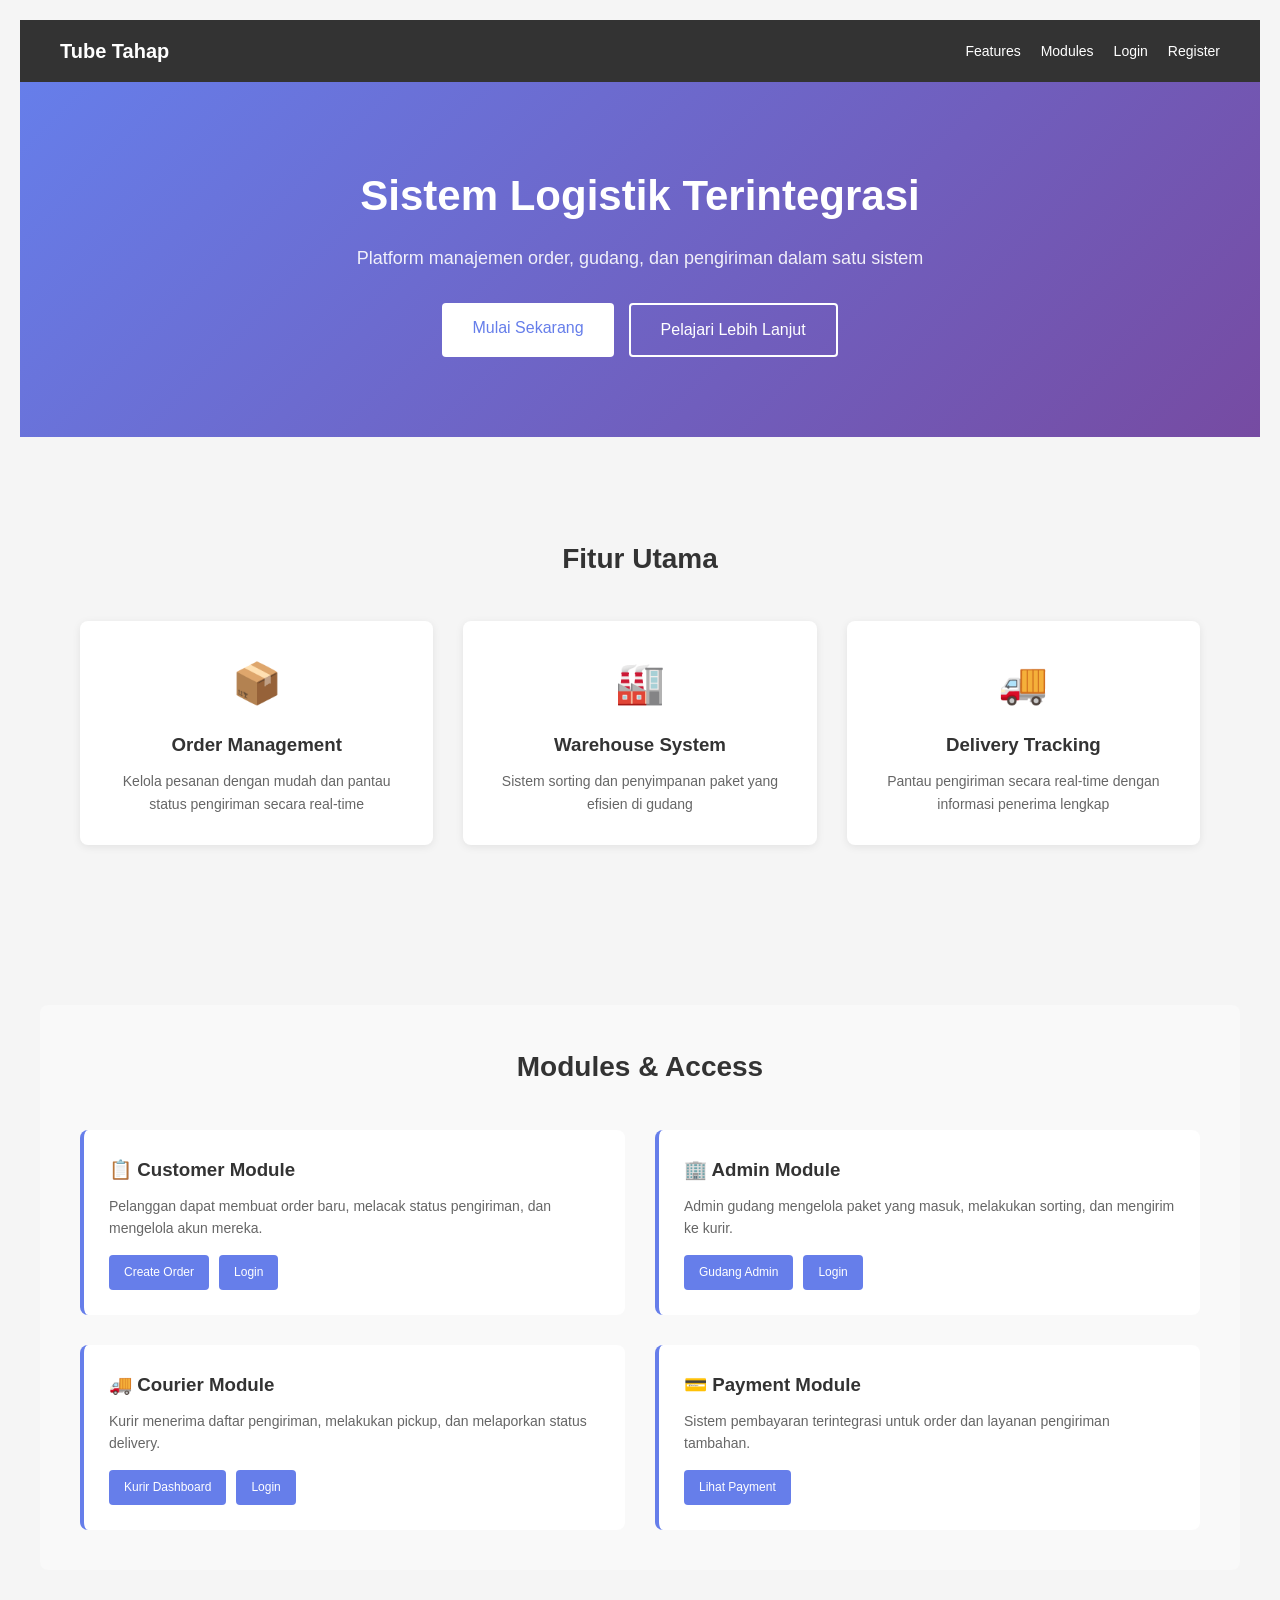
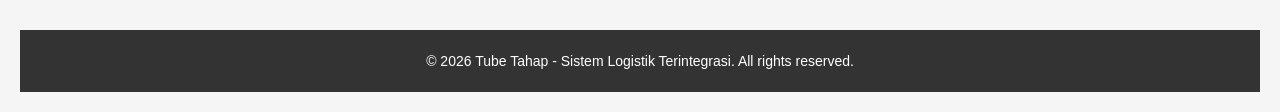
<file: frontend/index.html>
<!DOCTYPE html>
<html>
<head>
    <title>Tube Tahap - Sistem Logistik</title>
    <link rel="stylesheet" href="style.css">
    <style>
        .navbar {
            background-color: #333;
            color: white;
            padding: 15px 40px;
            display: flex;
            justify-content: space-between;
            align-items: center;
        }

        .navbar-brand {
            font-size: 20px;
            font-weight: bold;
        }

        .navbar-links {
            display: flex;
            gap: 20px;
        }

        .navbar-links a {
            color: white;
            text-decoration: none;
            font-size: 14px;
        }

        .navbar-links a:hover {
            color: #007bff;
        }

        .hero {
            background: linear-gradient(135deg, #667eea 0%, #764ba2 100%);
            color: white;
            padding: 80px 40px;
            text-align: center;
        }

        .hero h1 {
            font-size: 42px;
            margin-bottom: 15px;
        }

        .hero p {
            font-size: 18px;
            margin-bottom: 30px;
            opacity: 0.9;
        }

        .btn-group {
            display: flex;
            gap: 15px;
            justify-content: center;
        }

        .btn {
            display: inline-block;
            padding: 12px 30px;
            border-radius: 4px;
            text-decoration: none;
            font-weight: 500;
            transition: all 0.3s ease;
        }

        .btn-primary {
            background-color: white;
            color: #667eea;
        }

        .btn-primary:hover {
            transform: translateY(-2px);
            box-shadow: 0 4px 12px rgba(0, 0, 0, 0.2);
        }

        .btn-secondary {
            background-color: transparent;
            color: white;
            border: 2px solid white;
        }

        .btn-secondary:hover {
            background-color: white;
            color: #667eea;
        }

        .features {
            max-width: 1200px;
            margin: 60px auto;
            padding: 40px;
        }

        .features h2 {
            text-align: center;
            margin-bottom: 40px;
            font-size: 28px;
            color: #333;
        }

        .features-grid {
            display: grid;
            grid-template-columns: repeat(3, 1fr);
            gap: 30px;
            margin-bottom: 60px;
        }

        .feature-card {
            background: white;
            padding: 30px;
            border-radius: 8px;
            box-shadow: 0 2px 8px rgba(0, 0, 0, 0.08);
            text-align: center;
        }

        .feature-icon {
            font-size: 40px;
            margin-bottom: 15px;
        }

        .feature-card h3 {
            margin-bottom: 10px;
            color: #333;
        }

        .feature-card p {
            color: #666;
            font-size: 14px;
            line-height: 1.6;
        }

        .modules {
            max-width: 1200px;
            margin: 60px auto;
            padding: 40px;
            background-color: #f9f9f9;
            border-radius: 8px;
        }

        .modules h2 {
            text-align: center;
            margin-bottom: 40px;
            font-size: 28px;
            color: #333;
        }

        .modules-grid {
            display: grid;
            grid-template-columns: repeat(2, 1fr);
            gap: 30px;
        }

        .module-box {
            background: white;
            padding: 25px;
            border-radius: 8px;
            border-left: 4px solid #667eea;
        }

        .module-box h3 {
            margin-bottom: 10px;
            color: #333;
        }

        .module-box p {
            color: #666;
            font-size: 14px;
            margin-bottom: 15px;
            line-height: 1.6;
        }

        .module-links {
            display: flex;
            gap: 10px;
        }

        .module-links a {
            display: inline-block;
            padding: 8px 15px;
            background-color: #667eea;
            color: white;
            text-decoration: none;
            border-radius: 4px;
            font-size: 12px;
        }

        .module-links a:hover {
            background-color: #764ba2;
        }

        footer {
            background-color: #333;
            color: white;
            text-align: center;
            padding: 20px;
            margin-top: 60px;
            font-size: 14px;
        }

        @media (max-width: 768px) {
            .features-grid, .modules-grid {
                grid-template-columns: 1fr;
            }

            .btn-group {
                flex-direction: column;
            }

            .hero h1 {
                font-size: 32px;
            }
        }
    </style>
</head>
<body>
    <div class="navbar">
        <div class="navbar-brand">Tube Tahap</div>
        <div class="navbar-links">
            <a href="#features">Features</a>
            <a href="#modules">Modules</a>
            <a href="login.html">Login</a>
            <a href="register.html">Register</a>
        </div>
    </div>

    <div class="hero">
        <h1>Sistem Logistik Terintegrasi</h1>
        <p>Platform manajemen order, gudang, dan pengiriman dalam satu sistem</p>
        <div class="btn-group">
            <a href="register.html" class="btn btn-primary">Mulai Sekarang</a>
            <a href="#modules" class="btn btn-secondary">Pelajari Lebih Lanjut</a>
        </div>
    </div>

    <div id="features" class="features">
        <h2>Fitur Utama</h2>
        <div class="features-grid">
            <div class="feature-card">
                <div class="feature-icon">📦</div>
                <h3>Order Management</h3>
                <p>Kelola pesanan dengan mudah dan pantau status pengiriman secara real-time</p>
            </div>
            <div class="feature-card">
                <div class="feature-icon">🏭</div>
                <h3>Warehouse System</h3>
                <p>Sistem sorting dan penyimpanan paket yang efisien di gudang</p>
            </div>
            <div class="feature-card">
                <div class="feature-icon">🚚</div>
                <h3>Delivery Tracking</h3>
                <p>Pantau pengiriman secara real-time dengan informasi penerima lengkap</p>
            </div>
        </div>
    </div>

    <div id="modules" class="modules">
        <h2>Modules & Access</h2>
        <div class="modules-grid">
            <div class="module-box">
                <h3>📋 Customer Module</h3>
                <p>Pelanggan dapat membuat order baru, melacak status pengiriman, dan mengelola akun mereka.</p>
                <div class="module-links">
                    <a href="order.html">Create Order</a>
                    <a href="login.html">Login</a>
                </div>
            </div>

            <div class="module-box">
                <h3>🏢 Admin Module</h3>
                <p>Admin gudang mengelola paket yang masuk, melakukan sorting, dan mengirim ke kurir.</p>
                <div class="module-links">
                    <a href="gudang.html">Gudang Admin</a>
                    <a href="login.html">Login</a>
                </div>
            </div>

            <div class="module-box">
                <h3>🚚 Courier Module</h3>
                <p>Kurir menerima daftar pengiriman, melakukan pickup, dan melaporkan status delivery.</p>
                <div class="module-links">
                    <a href="kurir.html">Kurir Dashboard</a>
                    <a href="login.html">Login</a>
                </div>
            </div>

            <div class="module-box">
                <h3>💳 Payment Module</h3>
                <p>Sistem pembayaran terintegrasi untuk order dan layanan pengiriman tambahan.</p>
                <div class="module-links">
                    <a href="login.html">Lihat Payment</a>
                </div>
            </div>
        </div>
    </div>

    <footer>
        <p>&copy; 2026 Tube Tahap - Sistem Logistik Terintegrasi. All rights reserved.</p>
    </footer>
</body>
</html>
</file>
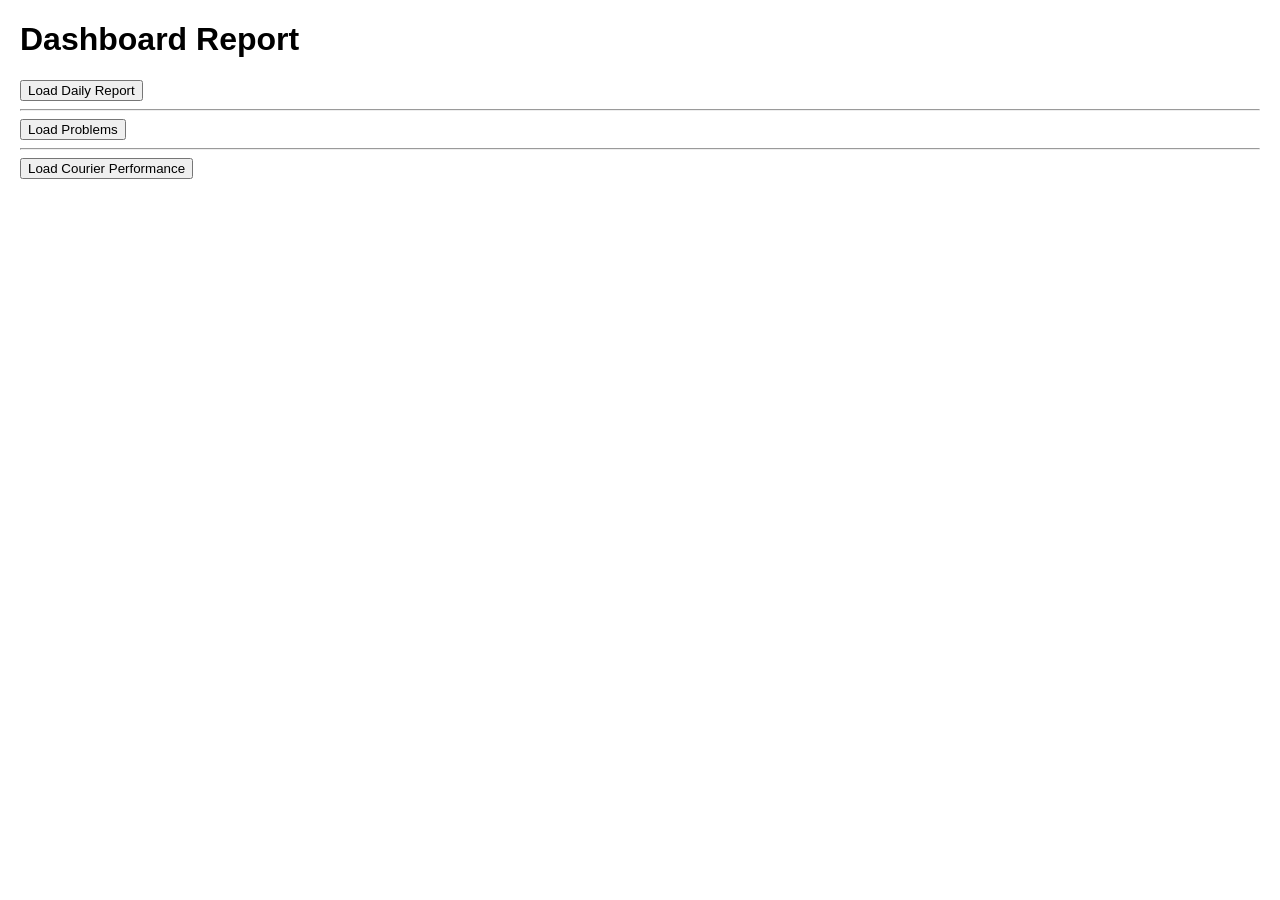
<file: report-service/frontend/index.html>
<!DOCTYPE html>
<html>
<head>
    <title>Dashboard Report</title>
    <link rel="stylesheet" href="style.css">
</head>
<body>

    <h1>Dashboard Report</h1>

    <button onclick="loadDailyReport()">
        Load Daily Report
    </button>

    <div id="dailyReport"></div>

    <hr>

    <button onclick="loadProblems()">
        Load Problems
    </button>

    <div id="problems"></div>

    <hr>

    <button onclick="loadCourierPerformance()">
        Load Courier Performance
    </button>

    <div id="courier"></div>

    <script src="script.js"></script>

</body>
</html>
</file>
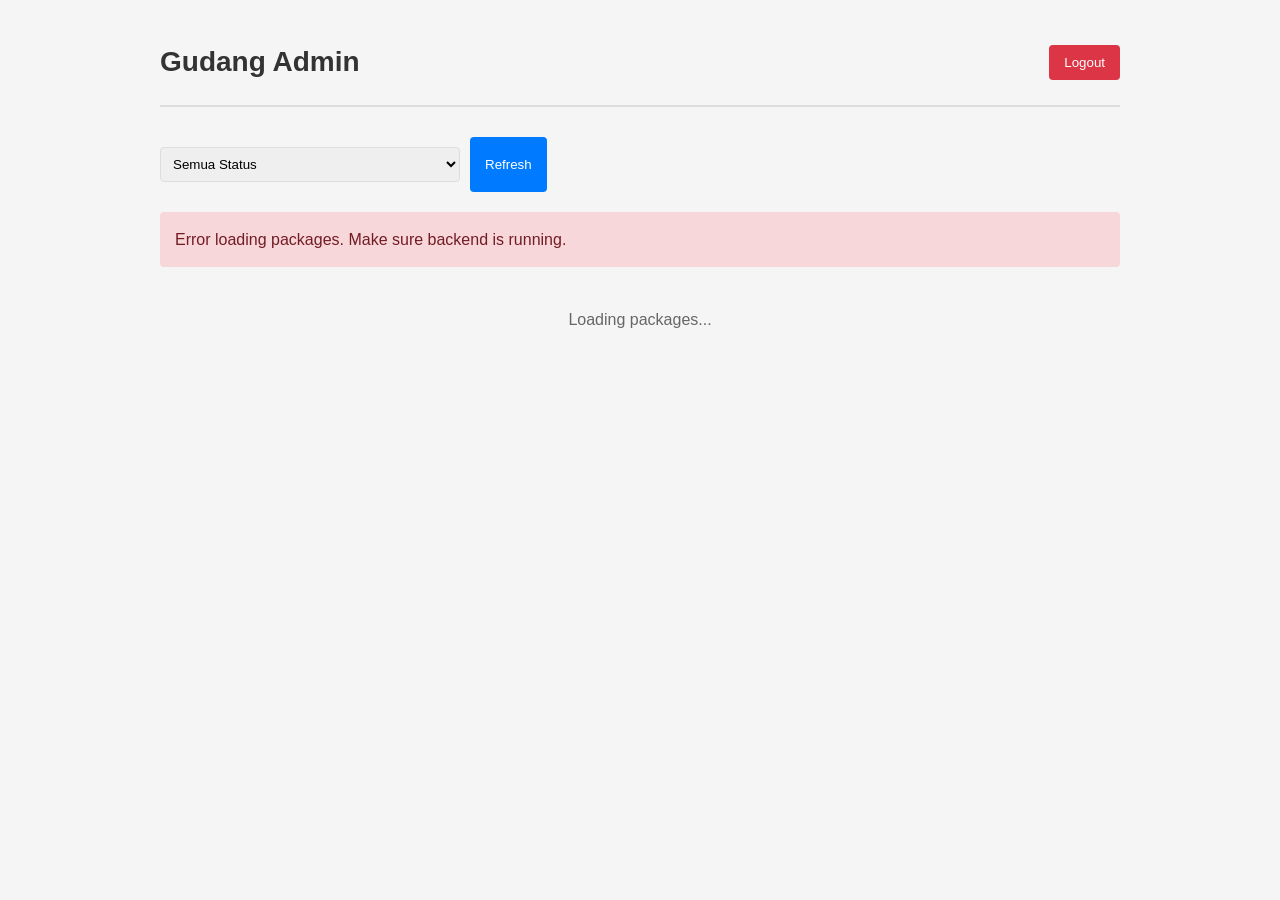
<file: frontend/gudang.html>
<!DOCTYPE html>
<html>
<head>
    <title>Gudang Admin</title>
    <link rel="stylesheet" href="style.css">
</head>
<body>
    <div class="container">
        <div class="header">
            <h1>Gudang Admin</h1>
            <button class="btn-logout" onclick="logout()">Logout</button>
        </div>

        <div class="filters">
            <select id="statusFilter">
                <option value="">Semua Status</option>
                <option value="pending">Pending</option>
                <option value="ready">Ready</option>
            </select>
            <button onclick="loadPackages()">Refresh</button>
        </div>

        <div id="error"></div>
        <div id="packages" class="packages-list">
            <div class="loading">Loading packages...</div>
        </div>
    </div>

    <script src="script.js"></script>
    <script>
        const GUDANG_URL = "http://localhost:8084";

        function logout() {
            localStorage.removeItem("token");
            window.location.href = "login.html";
        }

        async function loadPackages() {
            try {
                document.getElementById("error").innerHTML = "";
                document.getElementById("packages").innerHTML = '<div class="loading">Loading packages...</div>';

                const response = await fetch(`${GUDANG_URL}/packages`);
                const packages = await response.json();

                if (!Array.isArray(packages)) {
                    document.getElementById("packages").innerHTML = '<div class="empty-state">Tidak ada packages</div>';
                    return;
                }

                const statusFilter = document.getElementById("statusFilter").value;
                let filtered = packages;

                if (statusFilter) {
                    filtered = packages.filter(p => p.status === statusFilter);
                }

                if (filtered.length === 0) {
                    document.getElementById("packages").innerHTML = '<div class="empty-state">Tidak ada packages dengan status terpilih</div>';
                    return;
                }

                let html = "";
                filtered.forEach(pkg => {
                    const isReady = pkg.status === "ready";
                    const statusClass = isReady ? "status-ready" : "status-pending";
                    const statusText = isReady ? "Ready" : "Pending";

                    html += `
                        <div class="package-card ${pkg.status}">
                            <div class="package-header">
                                <div class="package-resi">${pkg.resi}</div>
                                <span class="package-status ${statusClass}">${statusText}</span>
                            </div>
                            <div class="package-details">
                                <div class="detail-item">
                                    <div class="detail-label">Nama Barang</div>
                                    <div class="detail-value">${pkg.nama_barang || '-'}</div>
                                </div>
                                <div class="detail-item">
                                    <div class="detail-label">Berat</div>
                                    <div class="detail-value">${pkg.berat || 0} kg</div>
                                </div>
                                <div class="detail-item">
                                    <div class="detail-label">Jenis</div>
                                    <div class="detail-value">${pkg.jenis || '-'}</div>
                                </div>
                                <div class="detail-item">
                                    <div class="detail-label">Dimensi</div>
                                    <div class="detail-value">${pkg.dimensi || '-'}</div>
                                </div>
                                <div class="detail-item">
                                    <div class="detail-label">Zona</div>
                                    <div class="detail-value">${pkg.warehouse_zone || '-'}</div>
                                </div>
                                <div class="detail-item">
                                    <div class="detail-label">Penerima</div>
                                    <div class="detail-value">${pkg.nama_penerima || '-'}</div>
                                </div>
                                <div class="detail-item">
                                    <div class="detail-label">Telepon</div>
                                    <div class="detail-value">${pkg.no_telp_penerima || '-'}</div>
                                </div>
                                <div class="detail-item">
                                    <div class="detail-label">Alamat Penerima</div>
                                    <div class="detail-value">${pkg.alamat_penerima || '-'}</div>
                                </div>
                            </div>
                            <div class="package-actions">
                                <button class="btn-complete" onclick="completeSorting('${pkg.resi}')" ${isReady ? 'disabled' : ''}>
                                    ${isReady ? 'Already Ready' : 'Complete Sorting'}
                                </button>
                            </div>
                        </div>
                    `;
                });

                document.getElementById("packages").innerHTML = html;

            } catch (error) {
                console.error("Error:", error);
                document.getElementById("error").innerHTML = '<div class="error">Error loading packages. Make sure backend is running.</div>';
            }
        }

        async function completeSorting(resi) {
            try {
                const response = await fetch(`${GUDANG_URL}/packages/${resi}/complete`, {
                    method: "PUT"
                });

                if (!response.ok) {
                    alert("Gagal complete sorting");
                    return;
                }

                alert("Sorting completed!");
                loadPackages();

            } catch (error) {
                console.error("Error:", error);
                alert("Error completing sorting");
            }
        }

        // Load packages on page load
        loadPackages();
    </script>
</body>
</html>
</file>
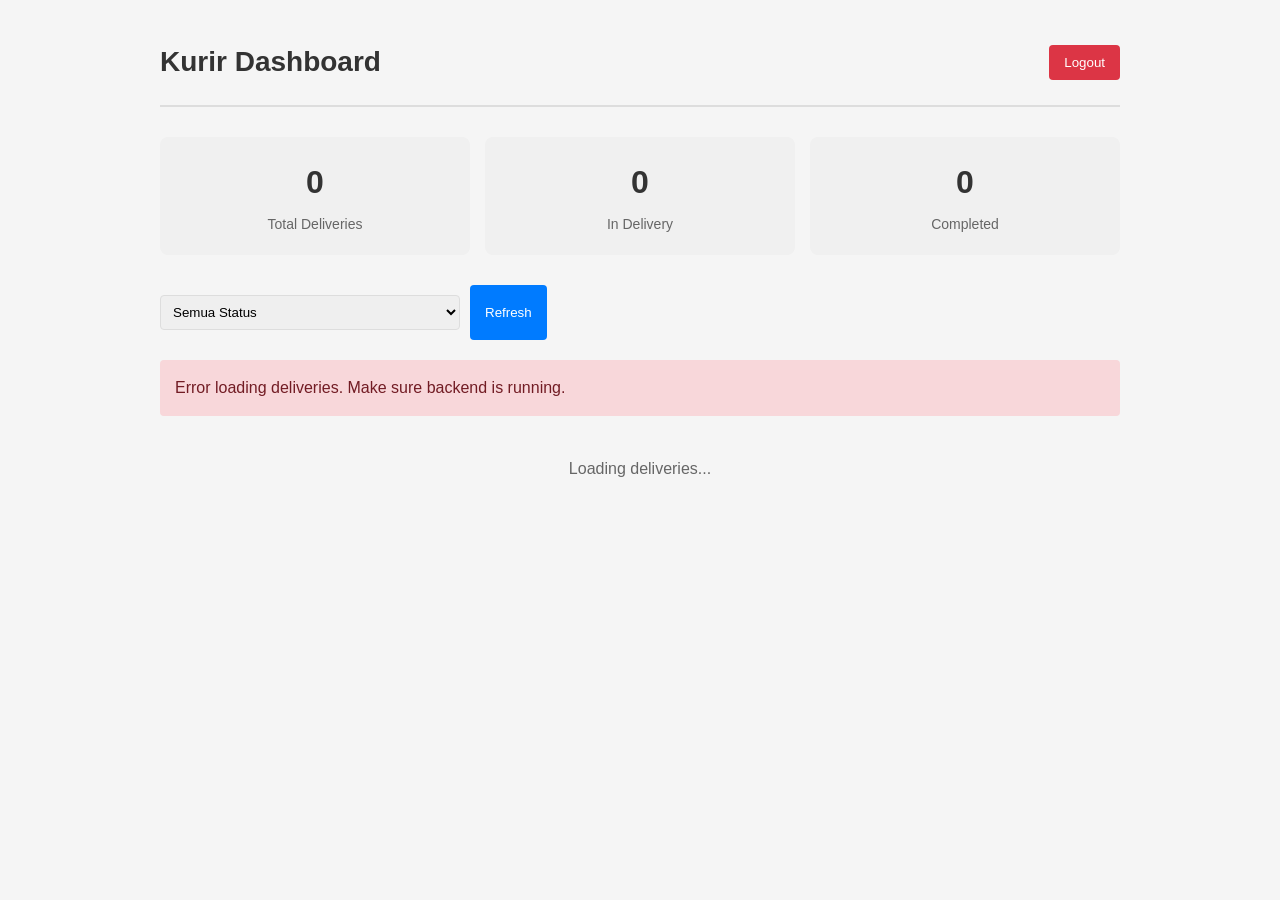
<file: frontend/kurir.html>
<!DOCTYPE html>
<html>
<head>
    <title>Kurir Dashboard</title>
    <link rel="stylesheet" href="style.css">
</head>
<body>
    <div class="container">
        <div class="header">
            <h1>Kurir Dashboard</h1>
            <button class="btn-logout" onclick="logout()">Logout</button>
        </div>

        <div class="stats">
            <div class="stat-card">
                <div class="stat-number" id="totalDeliveries">0</div>
                <div class="stat-label">Total Deliveries</div>
            </div>
            <div class="stat-card">
                <div class="stat-number" id="inDeliveryCount">0</div>
                <div class="stat-label">In Delivery</div>
            </div>
            <div class="stat-card">
                <div class="stat-number" id="completedCount">0</div>
                <div class="stat-label">Completed</div>
            </div>
        </div>

        <div class="filters">
            <select id="statusFilter">
                <option value="">Semua Status</option>
                <option value="pending">Pending</option>
                <option value="in_delivery">In Delivery</option>
                <option value="completed">Completed</option>
            </select>
            <button onclick="loadDeliveries()">Refresh</button>
        </div>

        <div id="error"></div>
        <div id="deliveries" class="deliveries-list">
            <div class="loading">Loading deliveries...</div>
        </div>
    </div>

    <script src="script.js"></script>
    <script>
        const COURIER_URL = "http://localhost:8085";

        function logout() {
            localStorage.removeItem("token");
            window.location.href = "login.html";
        }

        async function loadDeliveries() {
            try {
                document.getElementById("error").innerHTML = "";
                document.getElementById("deliveries").innerHTML = '<div class="loading">Loading deliveries...</div>';

                const response = await fetch(`${COURIER_URL}/deliveries`);
                const deliveries = await response.json();

                if (!Array.isArray(deliveries)) {
                    document.getElementById("deliveries").innerHTML = '<div class="empty-state">Tidak ada deliveries</div>';
                    return;
                }

                // Update stats
                updateStats(deliveries);

                const statusFilter = document.getElementById("statusFilter").value;
                let filtered = deliveries;

                if (statusFilter) {
                    filtered = deliveries.filter(d => d.status === statusFilter);
                }

                if (filtered.length === 0) {
                    document.getElementById("deliveries").innerHTML = '<div class="empty-state">Tidak ada deliveries dengan status terpilih</div>';
                    return;
                }

                let html = "";
                filtered.forEach(delivery => {
                    const statusClass = `status-${delivery.status}`;
                    const statusDisplay = delivery.status.replace("_", " ").toUpperCase();
                    const isCompleted = delivery.status === "completed";
                    const isPending = delivery.status === "pending";

                    html += `
                        <div class="delivery-card ${delivery.status}">
                            <div class="delivery-header">
                                <div class="delivery-resi">${delivery.resi}</div>
                                <span class="delivery-status ${statusClass}">${statusDisplay}</span>
                            </div>
                            <div class="delivery-details">
                                <div class="detail-item">
                                    <div class="detail-label">Penerima</div>
                                    <div class="detail-value">${delivery.nama_penerima || '-'}</div>
                                </div>
                                <div class="detail-item">
                                    <div class="detail-label">Telepon</div>
                                    <div class="detail-value">${delivery.no_telp_penerima || '-'}</div>
                                </div>
                                <div class="detail-item">
                                    <div class="detail-label">Alamat Tujuan</div>
                                    <div class="detail-value">${delivery.alamat_penerima || '-'}</div>
                                </div>
                                <div class="detail-item">
                                    <div class="detail-label">Berat Paket</div>
                                    <div class="detail-value">${delivery.berat || 0} kg</div>
                                </div>
                                <div class="detail-item">
                                    <div class="detail-label">Zona</div>
                                    <div class="detail-value">${delivery.assigned_zone || '-'}</div>
                                </div>
                                <div class="detail-item">
                                    <div class="detail-label">Created At</div>
                                    <div class="detail-value">${new Date(delivery.created_at).toLocaleString()}</div>
                                </div>
                            </div>
                            <div class="delivery-actions">
                                ${isPending ? `<button class="btn-action btn-delivery" onclick="startDelivery('${delivery.resi}')">Start Delivery</button>` : ''}
                                ${!isCompleted ? `<button class="btn-action btn-complete" onclick="completeDelivery('${delivery.resi}')">Mark Completed</button>` : `<button class="btn-action" disabled>Completed</button>`}
                            </div>
                        </div>
                    `;
                });

                document.getElementById("deliveries").innerHTML = html;

            } catch (error) {
                console.error("Error:", error);
                document.getElementById("error").innerHTML = '<div class="error">Error loading deliveries. Make sure backend is running.</div>';
            }
        }

        function updateStats(deliveries) {
            const total = deliveries.length;
            const inDelivery = deliveries.filter(d => d.status === "in_delivery").length;
            const completed = deliveries.filter(d => d.status === "completed").length;

            document.getElementById("totalDeliveries").innerText = total;
            document.getElementById("inDeliveryCount").innerText = inDelivery;
            document.getElementById("completedCount").innerText = completed;
        }

        async function startDelivery(resi) {
            try {
                const response = await fetch(`${COURIER_URL}/deliveries/${resi}/start`, {
                    method: "PUT"
                });

                if (!response.ok) {
                    alert("Gagal start delivery");
                    return;
                }

                alert("Delivery started!");
                loadDeliveries();

            } catch (error) {
                console.error("Error:", error);
                alert("Error starting delivery");
            }
        }

        async function completeDelivery(resi) {
            try {
                const response = await fetch(`${COURIER_URL}/deliveries/${resi}/complete`, {
                    method: "PUT"
                });

                if (!response.ok) {
                    alert("Gagal complete delivery");
                    return;
                }

                alert("Delivery completed!");
                loadDeliveries();

            } catch (error) {
                console.error("Error:", error);
                alert("Error completing delivery");
            }
        }

        // Load deliveries on page load
        loadDeliveries();
    </script>
</body>
</html>
</file>
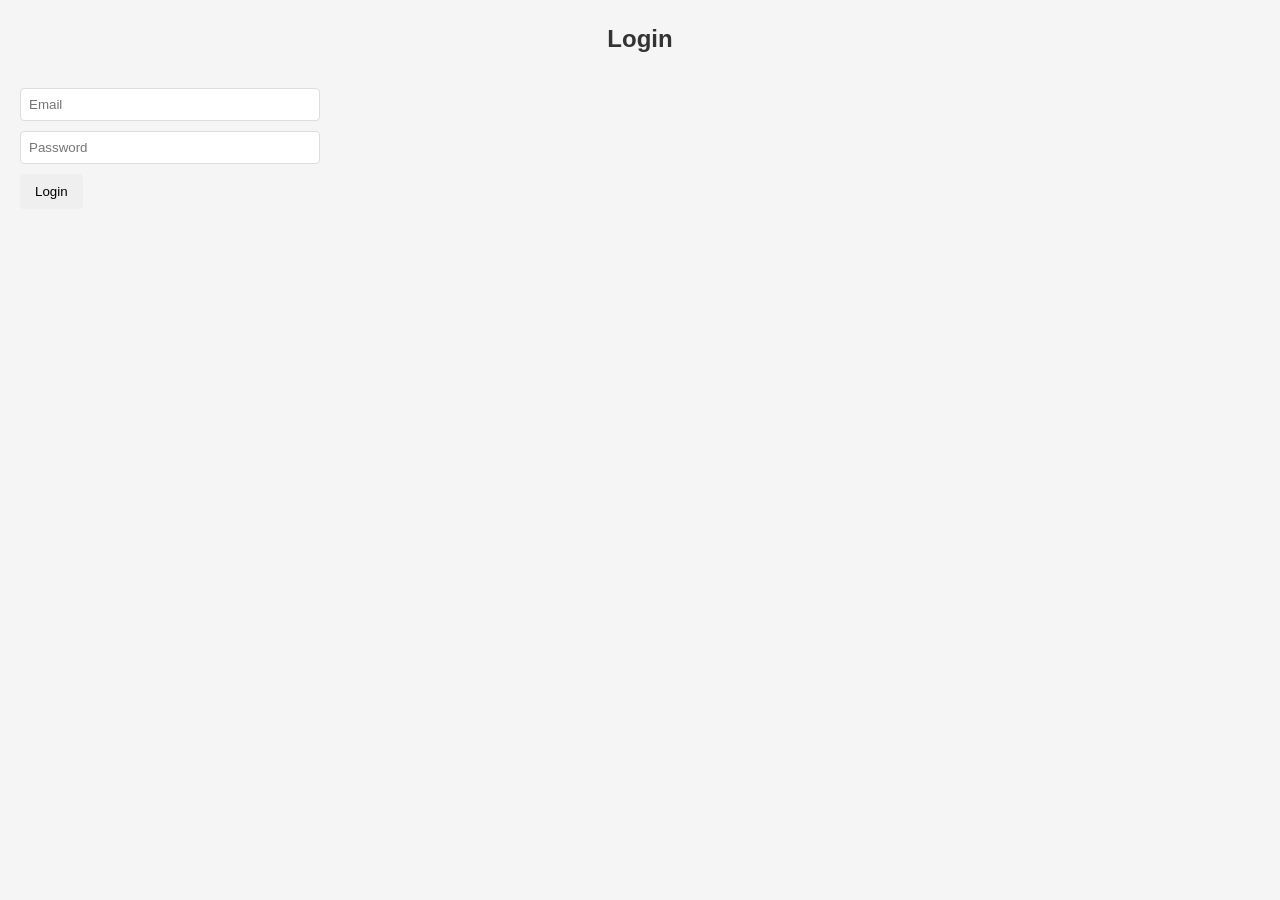
<file: frontend/login.html>
<!DOCTYPE html>
<html>
<head>
    <title>Login</title>
    <link rel="stylesheet" href="style.css">
</head>
<body>

<h2>Login</h2>

<input id="email" placeholder="Email">
<input id="password" type="password" placeholder="Password">

<button onclick="login()">
    Login
</button>

<script src="script.js"></script>

</body>
</html>
</file>
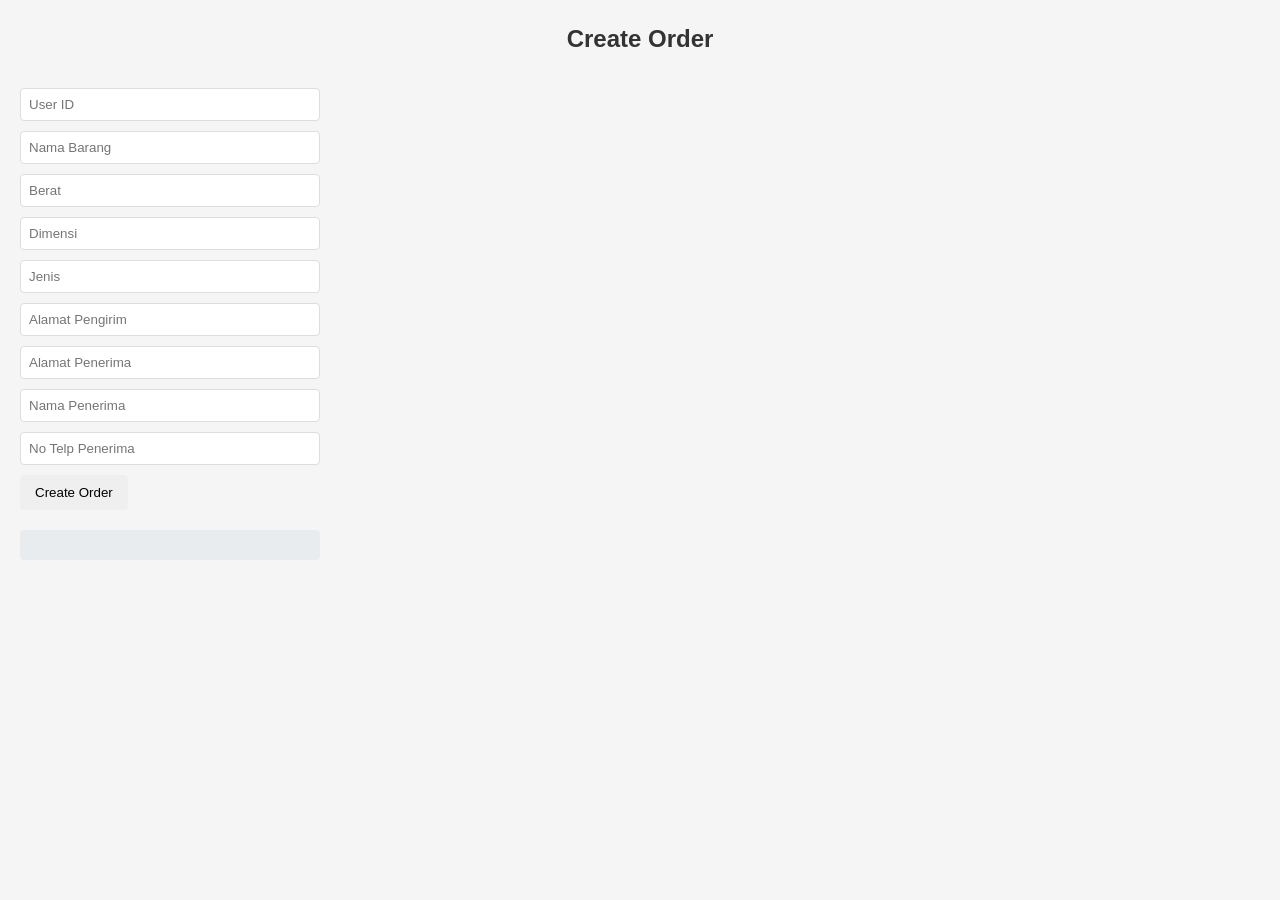
<file: frontend/order.html>
<!-- <!DOCTYPE html>
<html>
<head>
    <title>Create Order</title>
    <link rel="stylesheet" href="style.css">
</head>
<body>

<h2>Create Order</h2>

<input id="user_id" placeholder="User ID">
<input id="nama_barang" placeholder="Nama Barang">
<input id="berat" placeholder="Berat">
<input id="dimensi" placeholder="Dimensi">
<input id="jenis" placeholder="Jenis">
<input id="alamat_pengirim" placeholder="Alamat Pengirim">
<input id="alamat_penerima" placeholder="Alamat Penerima">

<button onclick="createOrder()">
    Create Order
</button>

<div id="result"></div>

<script src="script.js"></script>

</body>
</html> -->


<!DOCTYPE html>
<html>
<head>
    <title>Create Order</title>
    <link rel="stylesheet" href="style.css">
</head>
<body>

<h2>Create Order</h2>

<input id="user_id" placeholder="User ID">
<input id="nama_barang" placeholder="Nama Barang">
<input id="berat" placeholder="Berat">
<input id="dimensi" placeholder="Dimensi">
<input id="jenis" placeholder="Jenis">
<input id="alamat_pengirim" placeholder="Alamat Pengirim">
<input id="alamat_penerima" placeholder="Alamat Penerima">
<input id="nama_penerima" placeholder="Nama Penerima">       <input id="no_telp_penerima" placeholder="No Telp Penerima"> <button onclick="createOrder()">
    Create Order
</button>

<div id="result"></div>

<script src="script.js"></script>

</body>
</html>
</file>
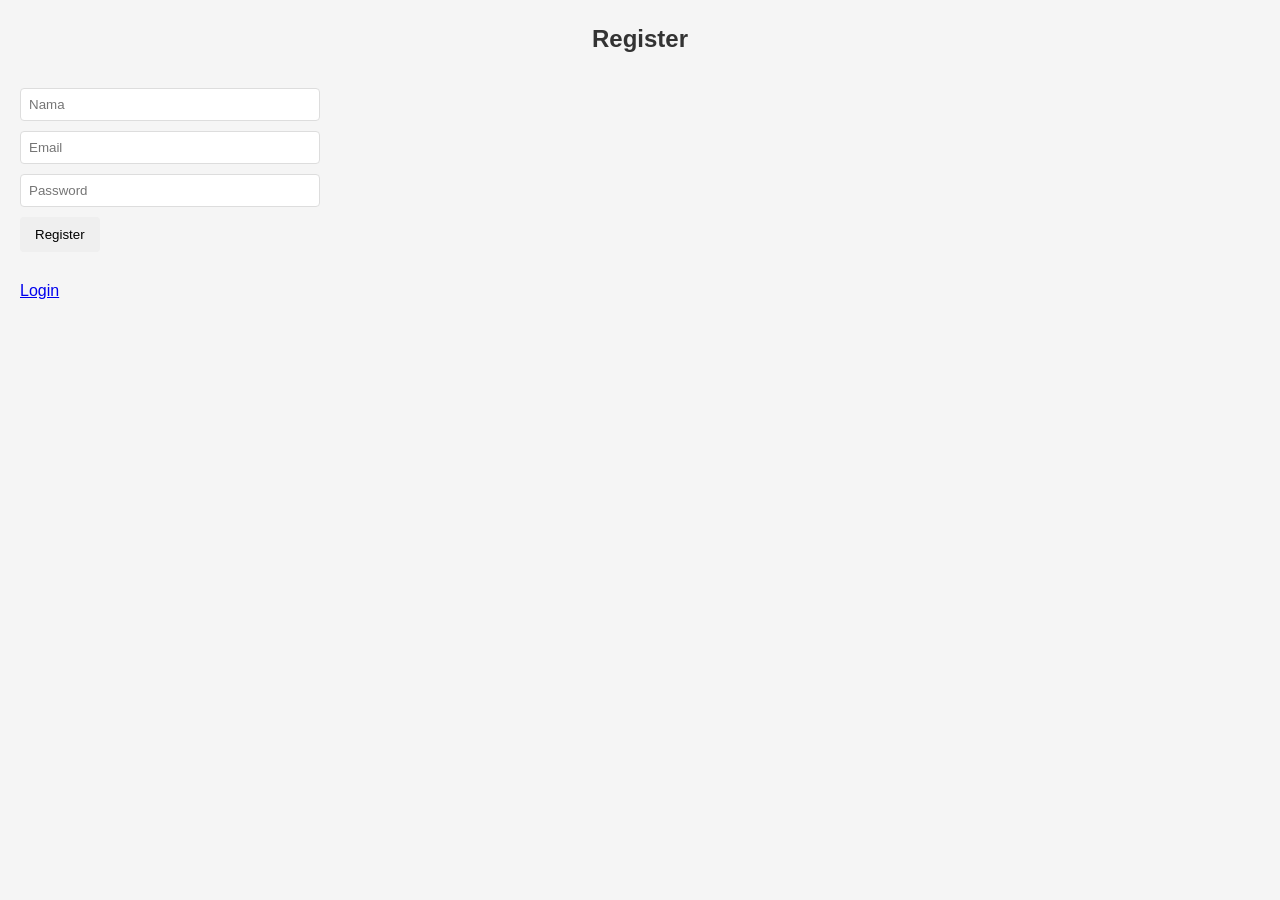
<file: frontend/register.html>
<!DOCTYPE html>
<html>
<head>
    <title>Register</title>
    <link rel="stylesheet" href="style.css">
</head>
<body>

<h2>Register</h2>

<input id="name" placeholder="Nama">
<input id="email" placeholder="Email">
<input id="password" type="password" placeholder="Password">

<button onclick="registerUser()">
    Register
</button>

<br><br>

<a href="login.html">Login</a>

<script src="script.js"></script>

</body>
</html>
</file>
<file: frontend/style.css>
/* body {
    font-family: Arial, sans-serif;
    margin: 40px;
}

input {
    display: block;
    margin: 10px 0;
    width: 300px;
    padding: 8px;
}

button {
    padding: 10px;
}

#result {
    margin-top: 20px;
} */




/* ==========================================================================
   1. Reset & Global Styles (Gabungan)
   ========================================================================== */
* {
    margin: 0;
    padding: 0;
    box-sizing: border-box;
}

html {
    scroll-behavior: smooth;
}

body {
    font-family: -apple-system, BlinkMacSystemFont, "Segoe UI", Roboto, "Helvetica Neue", Arial, sans-serif;
    background-color: #f5f5f5;
    color: #333;
    line-height: 1.6;
    padding: 20px; /* Diadaptasi dari margin 40px agar responsif */
}

/* Form Elements (Saling Melengkapi) */
input, select {
    display: block;
    font-family: inherit;
    margin: 10px 0;
    width: 100%;
    max-width: 300px; /* Mempertahankan standarisasi lebar input kamu */
    padding: 8px;
    border: 1px solid #ddd;
    border-radius: 4px;
}

button {
    font-family: inherit;
    padding: 10px 15px;
    border-radius: 4px;
    border: none;
    cursor: pointer;
    transition: all 0.2s ease;
}

#result {
    margin-top: 20px;
    padding: 15px;
    background: #e9ecef;
    border-radius: 4px;
    max-width: 300px;
}

/* ==========================================================================
   2. Halaman Login & Register (Teman)
   ========================================================================== */
h2 {
    text-align: center;
    margin-bottom: 30px;
    color: #333;
}

.form-container {
    max-width: 500px;
    margin: 50px auto;
    background: white;
    padding: 40px;
    border-radius: 8px;
    box-shadow: 0 2px 8px rgba(0, 0, 0, 0.1);
}

.form-container input {
    max-width: 100%; /* Memaksa input form login melebar penuh */
}

/* Helper classes */
.text-center { text-align: center; }
.mt-3 { margin-top: 30px; }
.text-muted { color: #666; }

/* ==========================================================================
   3. Komponen Dashboard Gudang & Kurir (Teman)
   ========================================================================== */
.container {
    max-width: 1000px;
    margin: 0 auto;
    padding: 20px;
}

.header {
    display: flex;
    justify-content: space-between;
    align-items: center;
    margin-bottom: 30px;
    padding-bottom: 20px;
    border-bottom: 2px solid #ddd;
}

.header h1 {
    margin: 0;
    font-size: 28px;
}

.btn-logout {
    background-color: #dc3545;
    color: white;
}

.btn-logout:hover {
    background-color: #c82333;
}

/* Filters */
.filters {
    display: flex;
    gap: 10px;
    margin-bottom: 20px;
}

.filters button {
    background-color: #007bff;
    color: white;
}

.filters button:hover {
    background-color: #0056b3;
}

/* Stats Grid */
.stats {
    display: grid;
    grid-template-columns: repeat(3, 1fr);
    gap: 15px;
    margin-bottom: 30px;
}

.stat-card {
    background-color: #f0f0f0;
    padding: 20px;
    border-radius: 8px;
    text-align: center;
}

.stat-number {
    font-size: 32px;
    font-weight: bold;
    color: #333;
}

.stat-label {
    font-size: 14px;
    color: #666;
    margin-top: 5px;
}

/* Lists & Cards Grid */
.packages-list, .deliveries-list {
    display: grid;
    gap: 15px;
}

.package-card, .delivery-card {
    border: 1px solid #ddd;
    border-radius: 8px;
    padding: 20px;
    background-color: #f9f9f9;
}

/* Border States */
.package-card.ready { border-left: 4px solid #28a745; }
.package-card.pending { border-left: 4px solid #ffc107; }
.delivery-card.pending { border-left: 4px solid #ffc107; }
.delivery-card.in_delivery { border-left: 4px solid #0dcaf0; }
.delivery-card.completed { border-left: 4px solid #28a745; }

.package-header, .delivery-header {
    display: flex;
    justify-content: space-between;
    align-items: start;
    margin-bottom: 15px;
}

.package-resi, .delivery-resi {
    font-weight: bold;
    font-size: 16px;
    color: #333;
}

/* Status Badges */
.package-status, .delivery-status {
    display: inline-block;
    padding: 6px 12px;
    border-radius: 20px;
    font-size: 12px;
    font-weight: bold;
}

.status-pending { background-color: #fff3cd; color: #856404; }
.status-ready { background-color: #d4edda; color: #155724; }
.status-in_delivery { background-color: #cfe2ff; color: #084298; }
.status-completed { background-color: #d4edda; color: #155724; }

/* Details Grid */
.package-details, .delivery-details {
    display: grid;
    grid-template-columns: 1fr 1fr;
    gap: 15px;
    margin-bottom: 15px;
    font-size: 13px;
}

.detail-item {
    display: flex;
    flex-direction: column;
}

.detail-label {
    color: #666;
    font-weight: bold;
    margin-bottom: 4px;
}

.detail-value {
    color: #333;
    line-height: 1.4;
}

/* Actions */
.package-actions, .delivery-actions {
    display: flex;
    gap: 10px;
    padding-top: 15px;
    border-top: 1px solid #ddd;
}

.btn-complete { background-color: #28a745; color: white; }
.btn-complete:hover { background-color: #218838; }
.btn-delivery { background-color: #0dcaf0; color: white; }
.btn-delivery:hover { background-color: #0aa8cc; }

.btn-complete:disabled, .btn-action:disabled {
    background-color: #ccc;
    cursor: not-allowed;
}

/* States */
.empty-state { text-align: center; padding: 40px; color: #999; }
.loading { text-align: center; padding: 20px; color: #666; }
.error { background-color: #f8d7da; color: #721c24; padding: 15px; border-radius: 4px; margin-bottom: 20px; }
</file>
<file: report-service/frontend/style.css>
body{
    font-family: Arial, sans-serif;
    margin: 20px;
}

.card{
    border: 1px solid #ccc;
    padding: 10px;
    margin-top: 10px;
}
</file>
